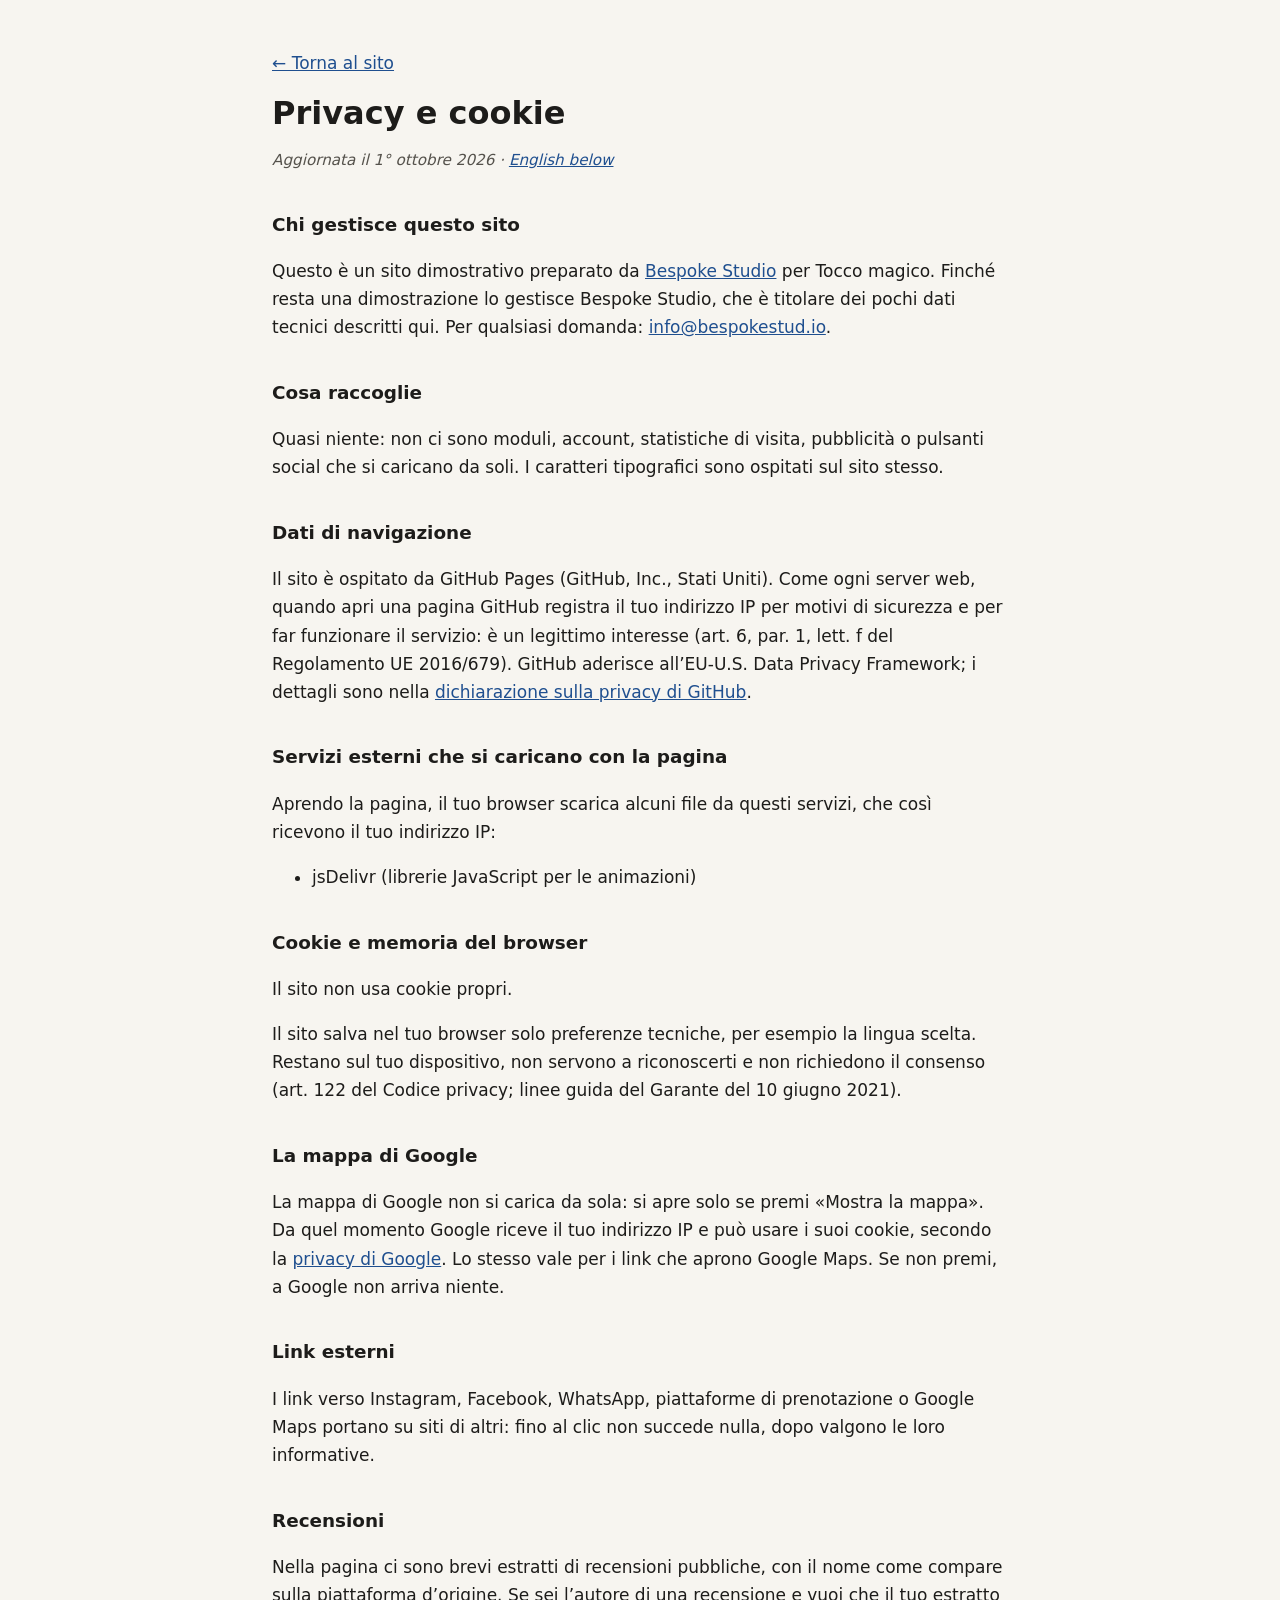
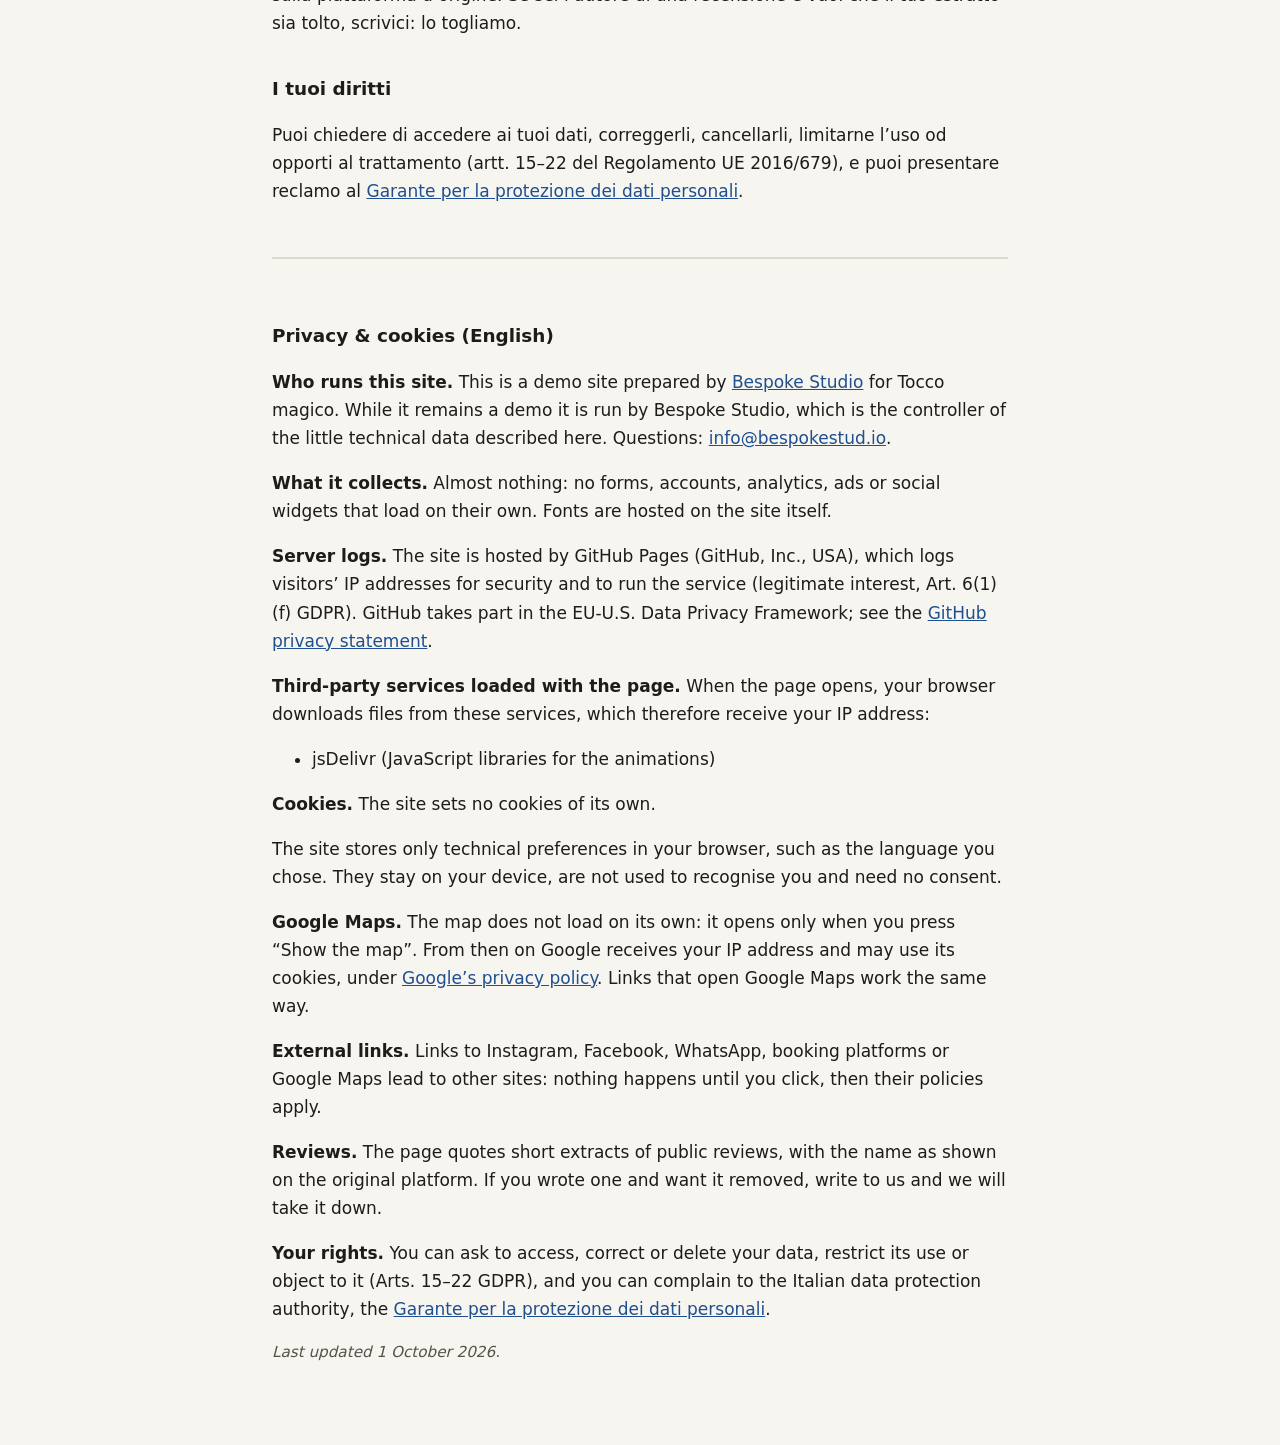
<file: privacy.html>
<!DOCTYPE html>
<html lang="it">
<head>
  <meta charset="UTF-8">
  <meta name="viewport" content="width=device-width, initial-scale=1.0">
  <meta name="robots" content="noindex">
  <title>Privacy e cookie · Tocco magico</title>
  <meta name="description" content="Informativa privacy e cookie del sito Tocco magico.">
  <style>
    body { margin: 0; background: #f7f5f0; color: #1d1c1a; font: 17px/1.65 system-ui, -apple-system, "Segoe UI", Roboto, sans-serif; }
    main { max-width: 46rem; margin: 0 auto; padding: 32px 20px 64px; }
    h1 { font-size: 2rem; line-height: 1.2; margin: 0.4em 0 0.2em; }
    h2 { font-size: 1.15rem; margin: 2em 0 0.4em; }
    a { color: #1f4f8f; }
    .data { color: #55524c; font-style: italic; font-size: 0.95rem; }
    .en { margin-top: 3em; padding-top: 1.5em; border-top: 2px solid #ddd8cc; }
    code { font-size: 0.9em; background: #ebe7dc; padding: 0 4px; border-radius: 3px; }
  </style>
</head>
<body>
<main>
  <p><a href="index.html">← Torna al sito</a></p>
  <h1>Privacy e cookie</h1>
  <p class="data">Aggiornata il 1° ottobre 2026 · <a href="#english" lang="en">English below</a></p>
  <h2>Chi gestisce questo sito</h2>
  <p>Questo è un sito dimostrativo preparato da <a href="https://bespokestud.io" rel="noopener">Bespoke Studio</a> per Tocco magico. Finché resta una dimostrazione lo gestisce Bespoke Studio, che è titolare dei pochi dati tecnici descritti qui. Per qualsiasi domanda: <a href="mailto:info@bespokestud.io">info@bespokestud.io</a>.</p>
  <h2>Cosa raccoglie</h2>
  <p>Quasi niente: non ci sono moduli, account, statistiche di visita, pubblicità o pulsanti social che si caricano da soli. I caratteri tipografici sono ospitati sul sito stesso.</p>
  <h2>Dati di navigazione</h2>
  <p>Il sito è ospitato da GitHub Pages (GitHub, Inc., Stati Uniti). Come ogni server web, quando apri una pagina GitHub registra il tuo indirizzo IP per motivi di sicurezza e per far funzionare il servizio: è un legittimo interesse (art. 6, par. 1, lett. f del Regolamento UE 2016/679). GitHub aderisce all’EU-U.S. Data Privacy Framework; i dettagli sono nella <a href="https://docs.github.com/site-policy/privacy-policies/github-general-privacy-statement" rel="noopener">dichiarazione sulla privacy di GitHub</a>.</p>
  <h2>Servizi esterni che si caricano con la pagina</h2>
  <p>Aprendo la pagina, il tuo browser scarica alcuni file da questi servizi, che così ricevono il tuo indirizzo IP:</p>
  <ul><li>jsDelivr (librerie JavaScript per le animazioni)</li></ul>
  <h2>Cookie e memoria del browser</h2>
  <p>Il sito non usa cookie propri.</p>
  <p>Il sito salva nel tuo browser solo preferenze tecniche, per esempio la lingua scelta. Restano sul tuo dispositivo, non servono a riconoscerti e non richiedono il consenso (art. 122 del Codice privacy; linee guida del Garante del 10 giugno 2021).</p>
  <h2>La mappa di Google</h2>
  <p>La mappa di Google non si carica da sola: si apre solo se premi «Mostra la mappa». Da quel momento Google riceve il tuo indirizzo IP e può usare i suoi cookie, secondo la <a href="https://policies.google.com/privacy?hl=it" rel="noopener">privacy di Google</a>. Lo stesso vale per i link che aprono Google Maps. Se non premi, a Google non arriva niente.</p>
  <h2>Link esterni</h2>
  <p>I link verso Instagram, Facebook, WhatsApp, piattaforme di prenotazione o Google Maps portano su siti di altri: fino al clic non succede nulla, dopo valgono le loro informative.</p>
  <h2>Recensioni</h2>
  <p>Nella pagina ci sono brevi estratti di recensioni pubbliche, con il nome come compare sulla piattaforma d’origine. Se sei l’autore di una recensione e vuoi che il tuo estratto sia tolto, scrivici: lo togliamo.</p>
  <h2>I tuoi diritti</h2>
  <p>Puoi chiedere di accedere ai tuoi dati, correggerli, cancellarli, limitarne l’uso od opporti al trattamento (artt. 15–22 del Regolamento UE 2016/679), e puoi presentare reclamo al <a href="https://www.garanteprivacy.it" rel="noopener">Garante per la protezione dei dati personali</a>.</p>
  <div class="en" id="english" lang="en">
    <h2>Privacy &amp; cookies (English)</h2>
    <p><strong>Who runs this site.</strong> This is a demo site prepared by <a href="https://bespokestud.io" rel="noopener">Bespoke Studio</a> for Tocco magico. While it remains a demo it is run by Bespoke Studio, which is the controller of the little technical data described here. Questions: <a href="mailto:info@bespokestud.io">info@bespokestud.io</a>.</p>
    <p><strong>What it collects.</strong> Almost nothing: no forms, accounts, analytics, ads or social widgets that load on their own. Fonts are hosted on the site itself.</p>
    <p><strong>Server logs.</strong> The site is hosted by GitHub Pages (GitHub, Inc., USA), which logs visitors’ IP addresses for security and to run the service (legitimate interest, Art. 6(1)(f) GDPR). GitHub takes part in the EU-U.S. Data Privacy Framework; see the <a href="https://docs.github.com/site-policy/privacy-policies/github-general-privacy-statement" rel="noopener">GitHub privacy statement</a>.</p>
    <p><strong>Third-party services loaded with the page.</strong> When the page opens, your browser downloads files from these services, which therefore receive your IP address:</p><ul><li>jsDelivr (JavaScript libraries for the animations)</li></ul>
    <p><strong>Cookies.</strong> The site sets no cookies of its own.</p>
    <p>The site stores only technical preferences in your browser, such as the language you chose. They stay on your device, are not used to recognise you and need no consent.</p>
    <p><strong>Google Maps.</strong> The map does not load on its own: it opens only when you press “Show the map”. From then on Google receives your IP address and may use its cookies, under <a href="https://policies.google.com/privacy?hl=en" rel="noopener">Google’s privacy policy</a>. Links that open Google Maps work the same way.</p>
    <p><strong>External links.</strong> Links to Instagram, Facebook, WhatsApp, booking platforms or Google Maps lead to other sites: nothing happens until you click, then their policies apply.</p>
    <p><strong>Reviews.</strong> The page quotes short extracts of public reviews, with the name as shown on the original platform. If you wrote one and want it removed, write to us and we will take it down.</p>
    <p><strong>Your rights.</strong> You can ask to access, correct or delete your data, restrict its use or object to it (Arts. 15–22 GDPR), and you can complain to the Italian data protection authority, the <a href="https://www.garanteprivacy.it" rel="noopener">Garante per la protezione dei dati personali</a>.</p>
    <p class="data">Last updated 1 October 2026.</p>
  </div>
</main>
</body>
</html>
</file>
